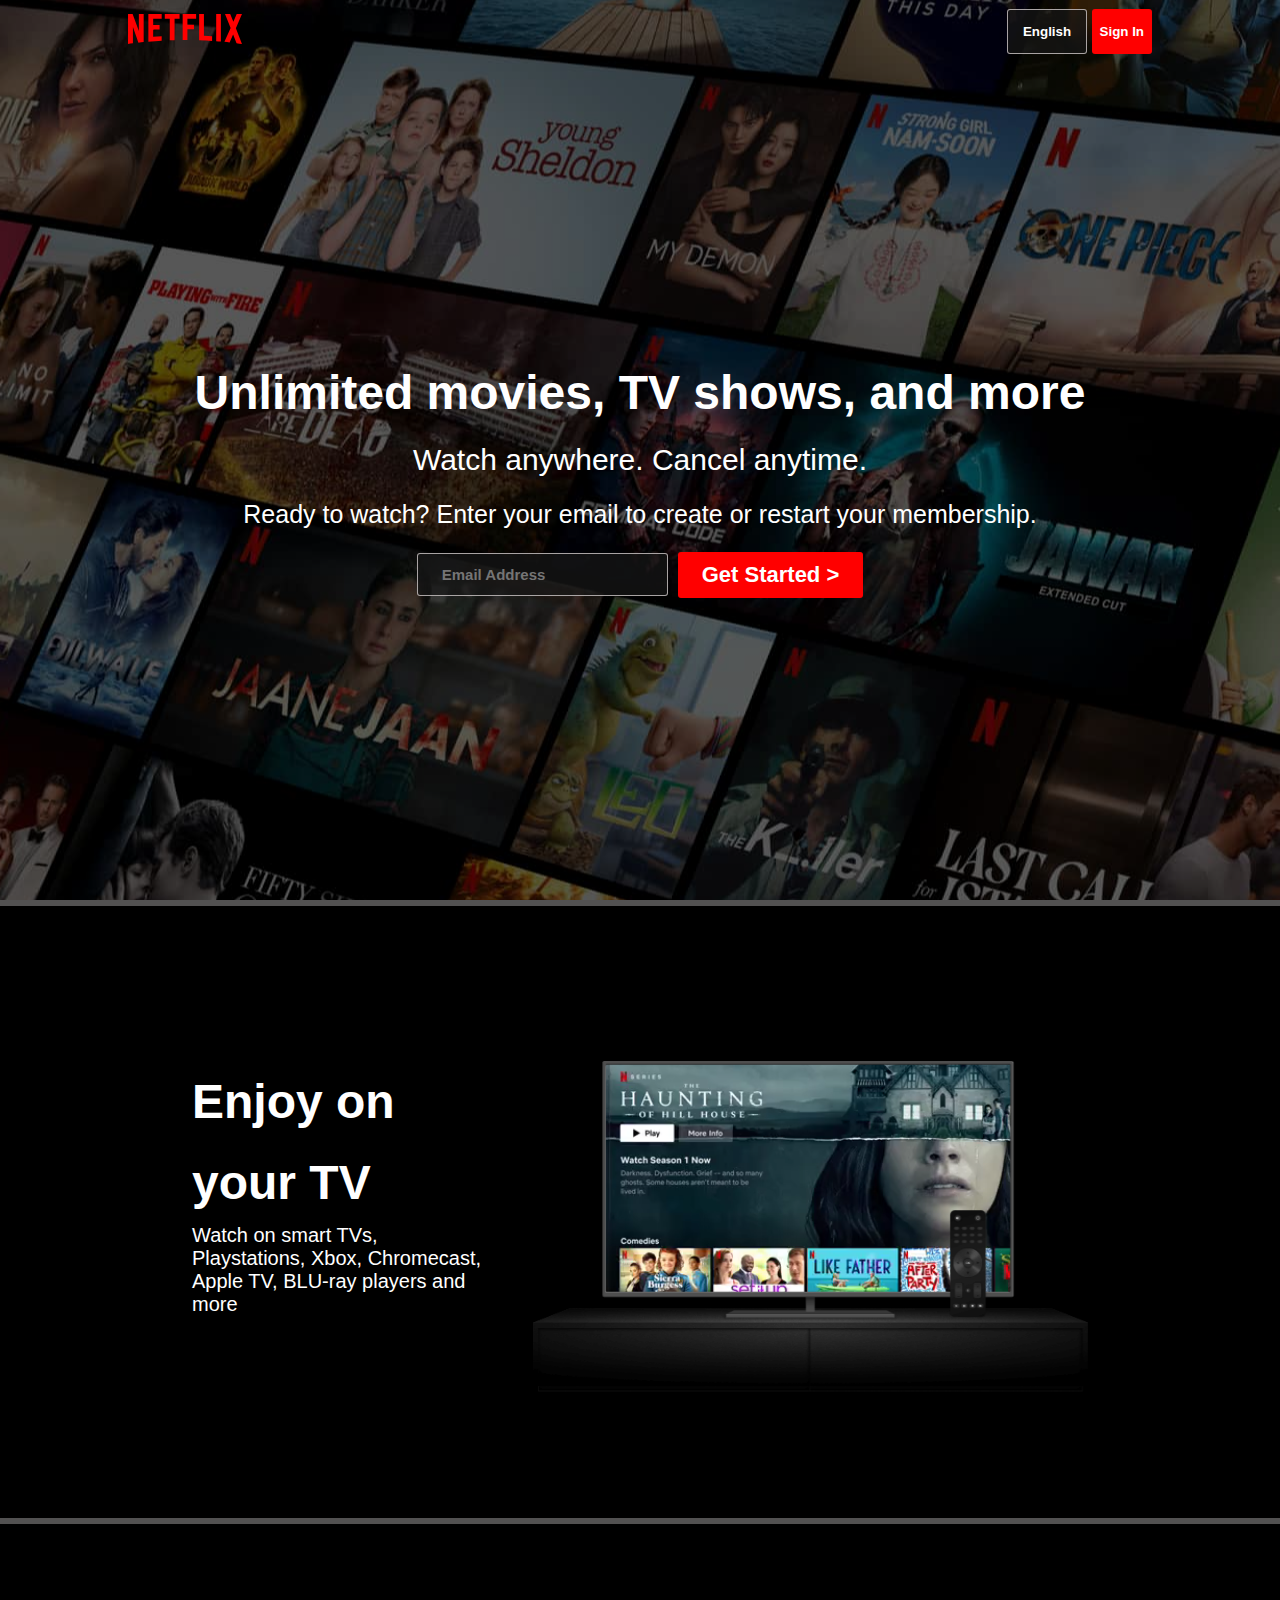
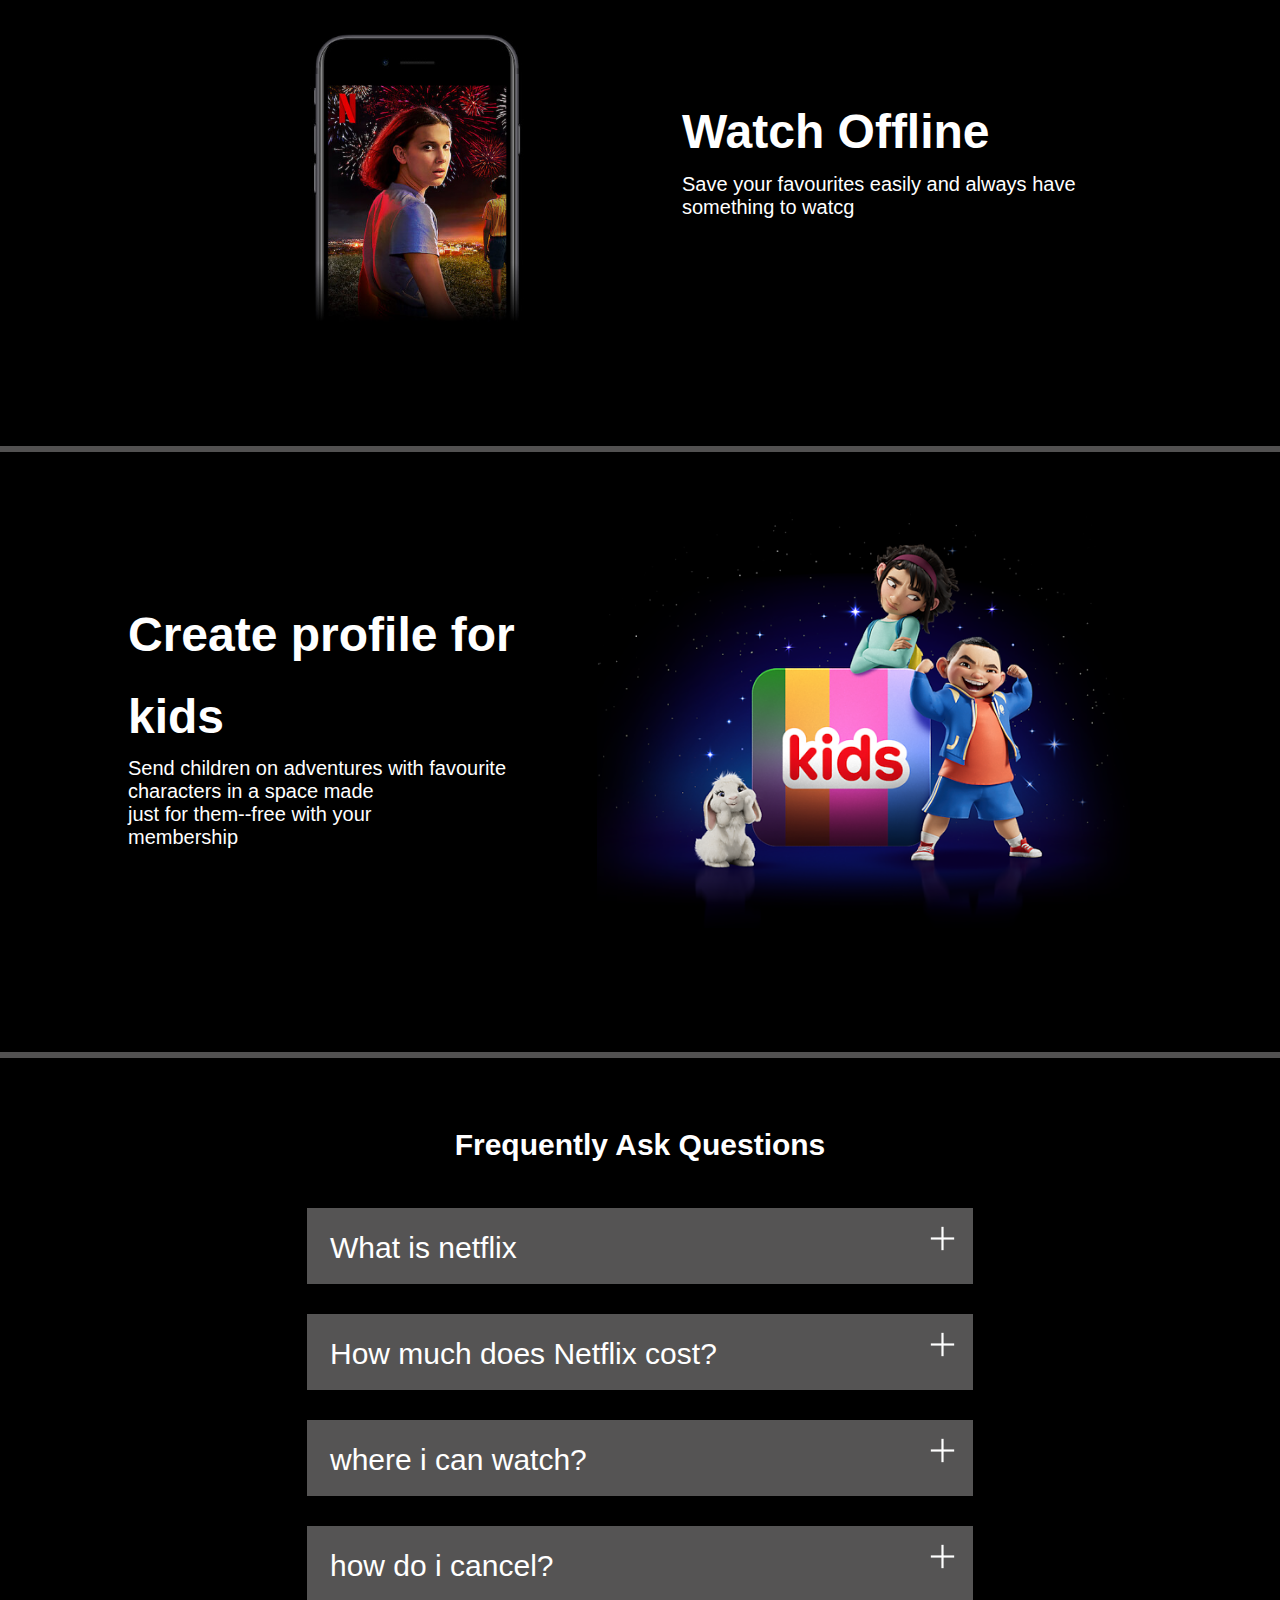
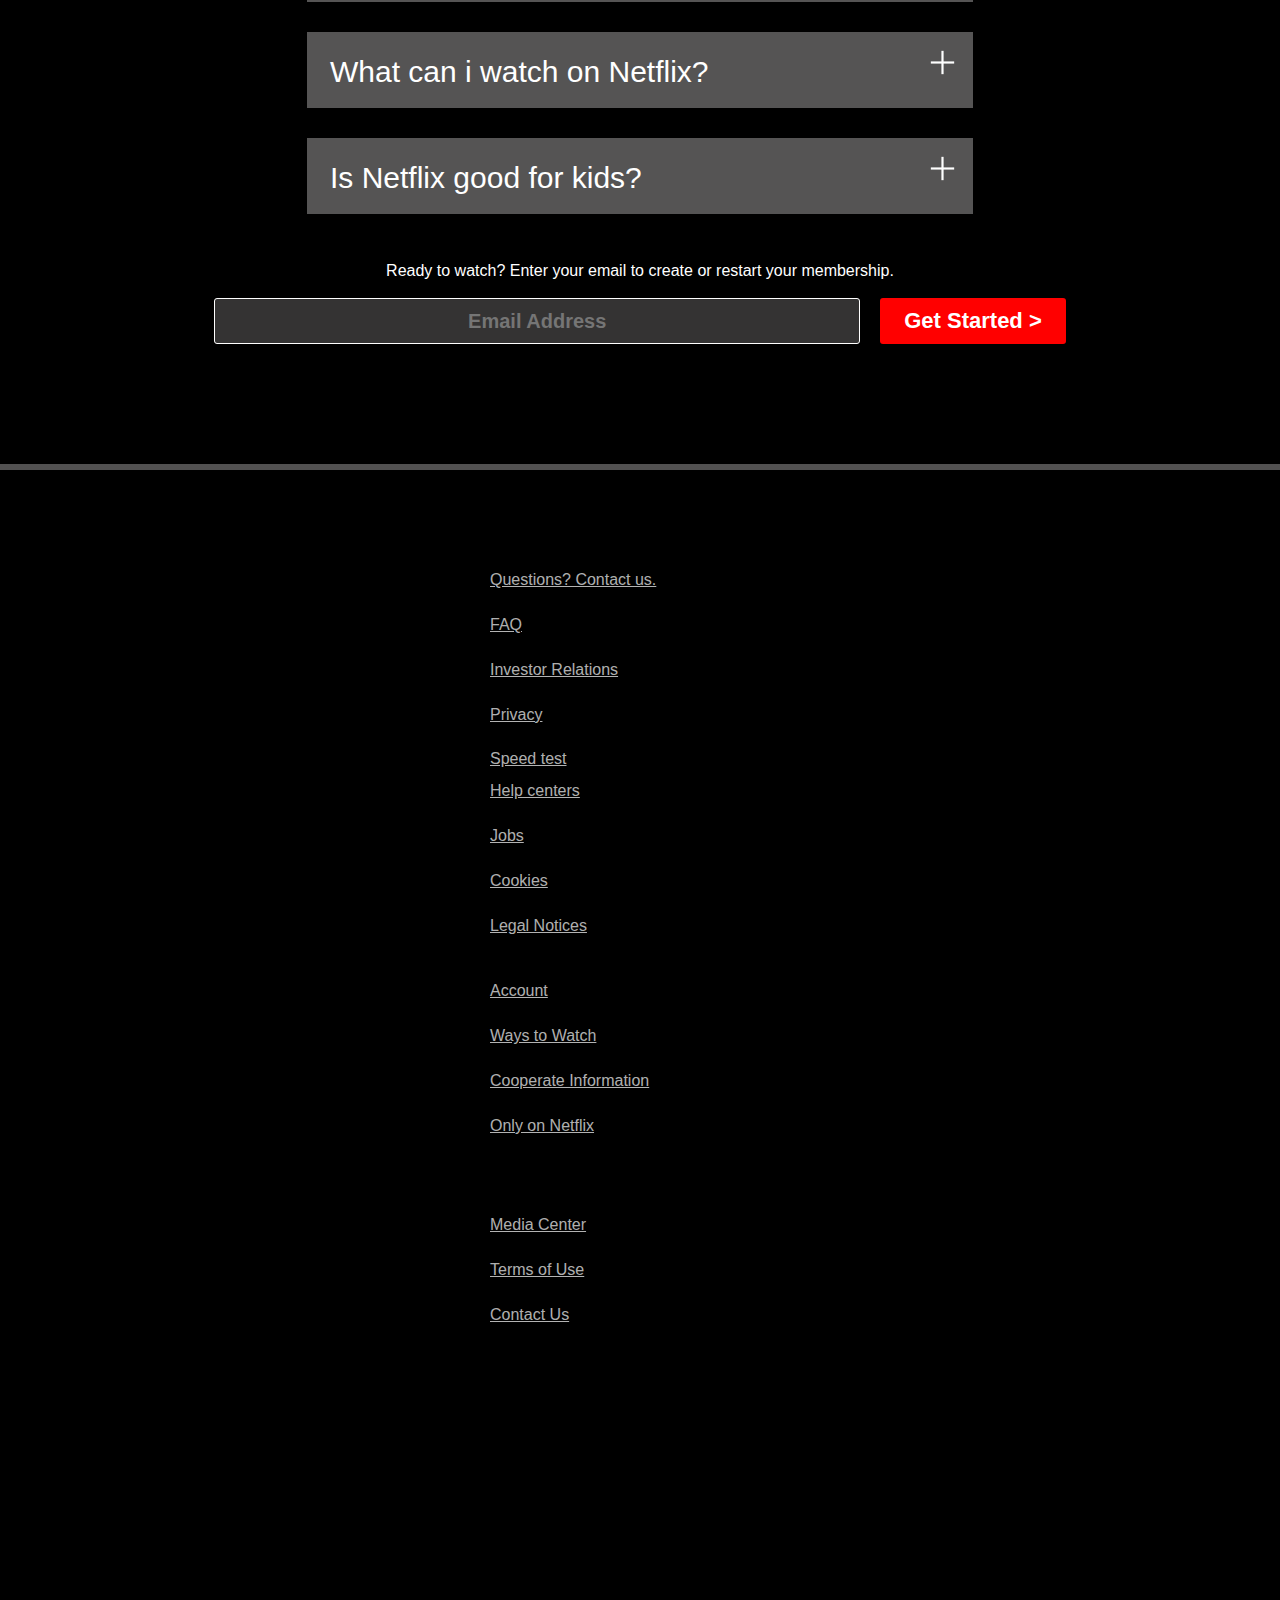
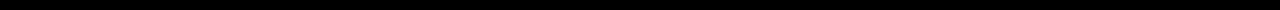
<file: index.html>
<!DOCTYPE html>
<html lang="en">

<head>
    <meta charset="UTF-8">
    <meta name="viewport" content="width=device-width, initial-scale=1.0">
    <!-- <title>Netflix clone</title> -->
    <title>Netflix Pakistan - Watch TV Shows Online, Watch Movies Online</title>
    <link rel="stylesheet" href="style.css">
    <link rel="shortcut icon" href="images/favicon.ico" type="image/x-icon">
</head>

<body>
    <div class="main">
        <nav>
            <span><img src="logo.svg" alt="" srcset="" width="114px"></span>
            <div class="flex">
                <button class="btn btn-english">English</button>
                <button class="btn btn-red-sm">Sign In</button>
            </div>
        </nav>
        <div class="boxx"> </div>

        <div class="hero">
            <span > Unlimited movies, TV shows, and more</span>
            <span >Watch anywhere. Cancel anytime.</span>
            <span >Ready to watch? Enter your email to create or restart your membership.</span>
            <div class ="look"style="display: flex; justify-content: center; align-items: center; gap:10px"> 
                <!-- style="position: relative; z-index: 10;" -->
                <input type="email" placeholder="Email Address" style="position: relative; z-index: 10;" required>
                <!-- style="position: relative; z-index: 10;" -->
                <button class="btn btn-red " type="submit" style="position: relative; z-index: 10;">Get Started &gt;
                    <!-- &nbsp; > -->
                </button>
            </div>
        </div>

<!-- <hr> -->
<div class="sepration">

</div>


    </div>
    <br>
    <section class="first">
      <div class="first-text">
       <span style="font-size: 48px; font-weight: 700;line-height: 1.7em;">Enjoy on your TV </span>
      <br>
       <span style="font-size: 20px;"> Watch on smart TVs, Playstations, Xbox, Chromecast, Apple TV, BLU-ray players and more</span> </div>
         <div class="display">
            <!-- height="300px" -->
            <img src="images/tv.png" alt="">
             <video src="videos/video-tv-0819.m4v" autoplay loop  muted></video> 
        </div> 
    
    </section>
    <div class="sepration"></div> 

    <section class="second">
       <div class="telephone">
        <img src="images/mobile-0819.jpg" alt="" srcset="" width = "450px">
       </div>
       <div class="text-dispay">
        <span style="font-size: 48px; font-weight: 700;line-height: 1.7em;">Watch Offline</span>
        <br>
        <span style="font-size: 20px;">Save your favourites easily and always have something to watcg</span>
       </div>
    </section>
    <div class="sepration"></div> 

    <section class="third">
        <div class="second-text">
            <span style="font-size: 48px; font-weight: 700;line-height: 1.7em;">Create profile for kids </span>
           <br>
            <span style="font-size: 20px;" id="third-text">Send children on adventures with favourite characters in a space made
                <br> just for them--free with your
                <br> membership</span> </div>
              <div class="display">
                 <!-- height="300px" -->
                 <img src="images/AAAABejKYujIIDQciqmGJJ8BtXkYKKTi5jiqexltvN1YmvXYIfX8B9CYwooUSIzOKneblRFthZAFsYLMgKMyNfeHwk16DmEkpIIcb6A3.png" alt="">
                  <!-- <video src="videos/video-tv-0819.m4v" autoplay loop  muted></video>  -->
             </div> 

    </section>
    <div class="sepration"></div> 

    <section class="FAQ">
        <h2 style="color: white; font-size:30px;">Frequently Ask Questions</h2>
       <br><br>
        <div class="box"><span id="text-one">What is netflix</span> <svg width="35" height="35" viewBox="0 0 24 24" fill="white" xmlns="http://www.w3.org/2000/svg">
            <path d="M12 4V20" stroke="white" stroke-width="1.5" stroke-linejoin="round"/>
            <path d="M4 12H20" stroke="white" stroke-width="1.5" stroke-linejoin="round"/>
            </svg>
            </div>
      
        <div class="box"><span id="text-one">How much does Netflix cost?</span>
            <svg width="35" height="35" viewBox="0 0 24 24" fill="white" xmlns="http://www.w3.org/2000/svg">
                <path d="M12 4V20" stroke="white" stroke-width="1.5" stroke-linejoin="round"/>
                <path d="M4 12H20" stroke="white" stroke-width="1.5" stroke-linejoin="round"/>
                </svg></div>
     
        <div class="box"><span id="text-one">where i can watch?</span>
            <svg width="35" height="35" viewBox="0 0 24 24" fill="white" xmlns="http://www.w3.org/2000/svg">
                <path d="M12 4V20" stroke="white" stroke-width="1.5" stroke-linejoin="round"/>
                <path d="M4 12H20" stroke="white" stroke-width="1.5" stroke-linejoin="round"/>
                </svg></div>
        <div class="box"><span id="text-one">how do i cancel?</span>
            <svg width="35" height="35" viewBox="0 0 24 24" fill="white" xmlns="http://www.w3.org/2000/svg">
                <path d="M12 4V20" stroke="white" stroke-width="1.5" stroke-linejoin="round"/>
                <path d="M4 12H20" stroke="white" stroke-width="1.5" stroke-linejoin="round"/>
                </svg></div>
        <div class="box"><span id="text-one">What can i watch on Netflix?</span>
            <svg width="35" height="35" viewBox="0 0 24 24" fill="white" xmlns="http://www.w3.org/2000/svg">
                <path d="M12 4V20" stroke="white" stroke-width="1.5" stroke-linejoin="round"/>
                <path d="M4 12H20" stroke="white" stroke-width="1.5" stroke-linejoin="round"/>
                </svg></div>
        <div class="box"><span id="text-one">Is Netflix good for kids?</span>
            <svg width="35" height="35" viewBox="0 0 24 24" fill="white" xmlns="http://www.w3.org/2000/svg">
                <path d="M12 4V20" stroke="white" stroke-width="1.5" stroke-linejoin="round"/>
                <path d="M4 12H20" stroke="white" stroke-width="1.5" stroke-linejoin="round"/>
                </svg></div>
                <br>
                <p style="text-align: center;">Ready to watch? Enter your email to create or restart your membership.</p>
                <br>
               <div class="emailAdd">
                <input type="email"  id ="emaill"placeholder="Email Address" style="position: relative; z-index: 10; width:50vw;height:40px;text-align: center; background-color: rgb(104, 102, 102,0.5);color:white;
                border-style:none;border-radius:3px;padding: 2px;border:1px solid white;font-weight: 900;font-size:20px" required>
                <!-- style="position: relative; z-index: 10;" -->
                <button class="btn btn-red" id="btn-sub" type="submit" style="position: relative; z-index: 10;">Get Started &gt;
                    <!-- &nbsp; > -->
                </button>
               </div>
    </section>
    <div class="sepration"></div>
    <footer>
        <div class="container">
            <div class="foot">
                <a href="">Questions? Contact us.
                </a>
                <br>
               <a href="">FAQ</a>
               <br>
               <a href="">Investor Relations</a>
               <br>
               <a href="">Privacy</a>
               <br>
               <a href="">Speed test</a>
            </div>
            <div class="foot">
                <a href="">Help centers</a>
                <br>
                <a href="">Jobs</a>
                <br>
                <a href="">Cookies</a>
                <br>
                <a href="">Legal Notices</a>
                <br>
            </div>
            <div class="foot">
                <a href="">Account</a>
                <br>
                <a href="">Ways to Watch</a>
                <br>
                <a href="">Cooperate Information</a>
                <br>
                <a href="">Only on Netflix</a>
                <br>
            </div>
            <div class="foot">
                <a href="">Media Center</a>
                <br>
                <a href="">Terms of Use</a>
                <br>
                <a href="">Contact Us</a>
            </div>
        </div>
    </footer>
</body>

</html>
</file>
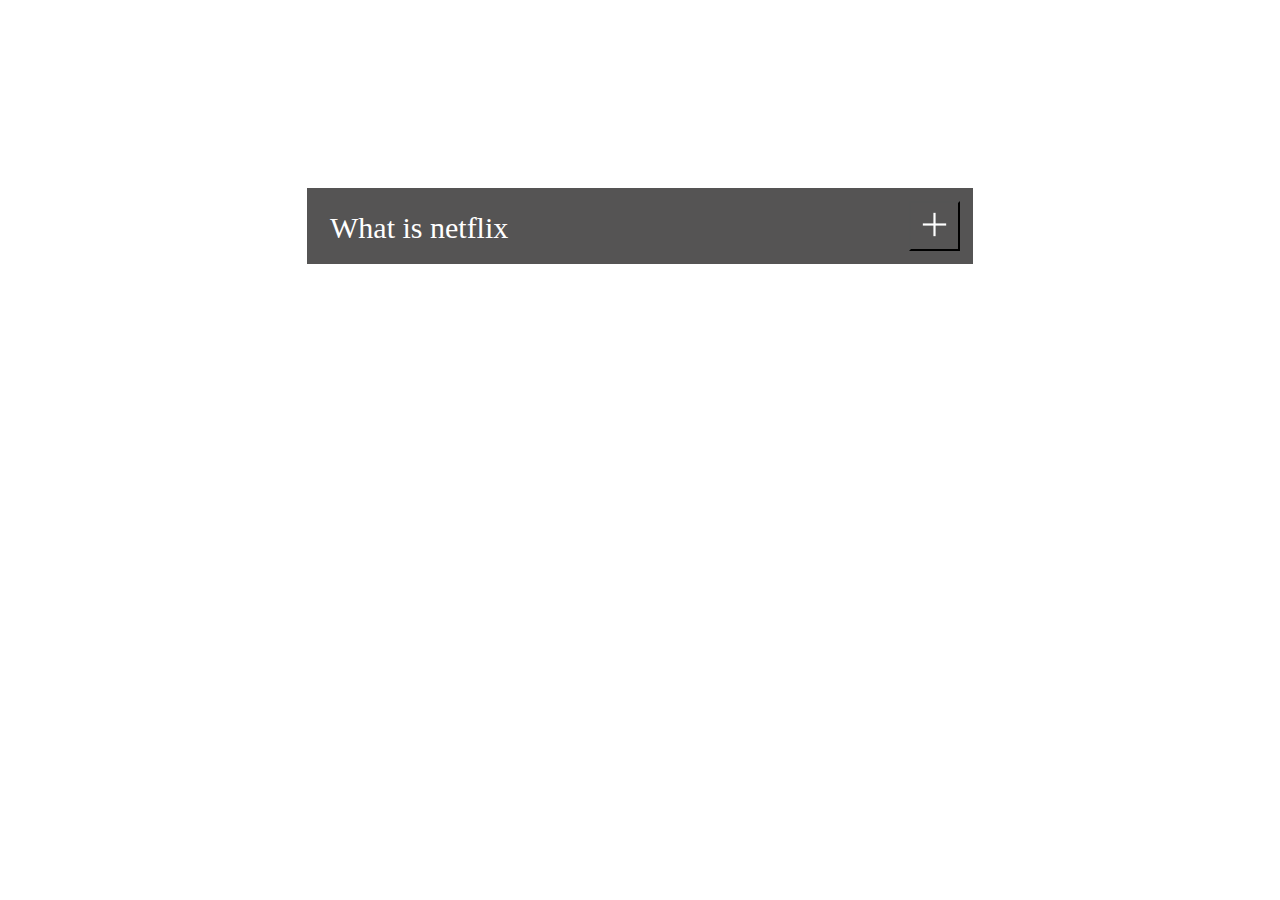
<file: js_index.html>
<!DOCTYPE html>
<html lang="en">
<head>
    <meta charset="UTF-8">
    <meta name="viewport" content="width=device-width, initial-scale=1.0">
    <title>dynamic html page</title>
    <style>
         .FAQ{
            width: 70vw;
     margin: 0 auto;  
    gap:40px;
    /* padding: 30px 30px 20px 20px; */
    padding-top: 60px;
    padding-bottom: 120px;
         }
         .box{
            display: flex; 
    transition:  all 1s ease-out;  
    background-color: rgb(85, 84, 84);
    color: white;
    max-width:50vw;
    /* width: 100%; */
    /* margin-bottom: 20px; */
    height:50px; 
    padding: 13px;
    margin:0px auto;
     justify-content: space-between;
    margin-bottom: 30px;
         }
         button{
            background-color: rgb(85, 84, 84); 
         }
     #text-one{
        padding: 10px; 
    font-size:30px;
    font-weight: 300;
         }
         #display{
            /* background-color: red; */
            width: 669px;
            height:200px;
            display: flex;
            justify-content: center;
            align-items: center;
            margin: 0px auto;
            position: relative;
            top:-30px;
            padding: 20px;
            /* transition:  all 1s ease-out;  */
        
         }
    </style>
</head>
<body>
    <section class="FAQ">
        <h2 style="color: white; font-size:30px;">Frequently Ask Questions</h2>
       <br><br>
        <div class="box"><span id="text-one">What is netflix</span> <button id = "btn">
            <svg width="35" height="35"  viewBox="0 0 24 24" fill="white" xmlns="http://www.w3.org/2000/svg">
                <path d="M12 4V20" stroke="white" stroke-width="1.5" stroke-linejoin="round"/>
                <path d="M4 12H20" stroke="white" stroke-width="1.5" stroke-linejoin="round"/>
                </svg>
        </button>
        </div>
        <div id="display"><p> </p></div> 
    </div>
       
          
    </section>


    <script>
         let b = document.getElementById("display");
         
        //  b.hidden = false;
        // b.style.backgroundColor = "rgb(85, 84, 84)";
         let a = document.getElementById("btn");
         a.addEventListener("click",()=>
         { 

            
             b.style.backgroundColor = "rgb(85, 84, 84)";
             b.style.color = "White";
             document.querySelector("#display").innerHTML = `Lorem ipsum dolor sit, amet consectetur adipisicing elit. Saepe voluptatibus veritatis quasi vitae beatae quisquam ut facere tempore, explicabo veniam! Itaque dolorem alias maiores libero tempora laborum voluptates in iure.
        Asperiores dicta totam consectetur optio architecto ipsum quas commodi iure hic libero expedita, praesentium consequuntur et reiciendis possimus ad nihil modi ullam ab cum! Expedita eum modi maxime odit exercitationem?
        Eligendi cum sunt nobis? Reprehenderit eos ratione eligendi officia labore unde doloremque incidunt molestiae cum animi impedit, tempora optio error illum facilis explicabo dolore minus magni consequatur sequi cupiditate`
         
         })
    
    </script>
</body>
</html>
</file>
<file: style.css>
@import url('https://fonts.googleapis.com/css2?family=Inconsolata&family=Martel+Sans:wght@600&display=swap');
:root{
    --mainColor : red;
    --textColor : white;
}
*{
    margin: 0;
    padding: 0;
    font-family: 'Poppins', sans-serif;
    cursor: pointer;
}
.main{
    background-image: url("images/PK-en-20231127-popsignuptwoweeks-perspective_alpha_website_medium.jpg");
    height: 100vh;
    position: relative;
    background-position: center center;
    background-repeat: no-repeat;
    /* background-size: 100vw; */
    background-size: max( 2000px, 100vw);
    /* this is use to remove any kind of space that distract/ disturbs the design */
}
body{
    background-color: black;
}
.main .boxx{
    height: 100vh;
    width: 100%;
    position: absolute;
    top: 0;
    background-color: black;
    /* opacity: 0.44; */
    opacity: 0.55; 
}
nav{
    max-width: 80vw;
    /* background-color: var(--mainColor); */
    display: flex;
    margin: auto;
    height: 62px;
    justify-content: space-between;
    /* justify-content:space-between means to increase space b/w contents in an element */
    align-items: center;    /* justify items/components/element in center */
    
}


nav img{
    color: var(--mainColor);
    width: 114px;
    position: relative;
    z-index: 10;
}

 nav button{
    height:5vh;
    width: auto;
    position: relative;
    z-index: 10;
}
 span{
    
    color: var(--textColor);
    position: relative;
    text-align: center;
    /* z-index: 10; */
}
.hero{
    font-family: 'Martel Sans', sans-serif;
    height: calc(100% - 62px);
    display: flex;
    justify-content: center;
    align-items: center;
    flex-direction: column;
    gap: 23px;
    padding: 0 15px;
}
#get-started{
    background-color: var(--mainColor);
    color: var(--textColor);
    border-style: none;
    padding: 20px;
    border-radius: 5px;
    
}
/* input{
   padding: 20px;
   width:47%;
   border-radius: 5px;
   border-style: none;
   background-color: rgb(66, 66, 66);
   border: 1px solid white;
   opacity:0.6;
} */
/* .hero:first-child{
    font-size:48px; font-weight: 900;
} */
.hero> :nth-child(1){
    font-size:48px; font-weight: 900;
}
.hero> :nth-child(2){
    font-size:30px;
}
.hero> :nth-child(3){
    font-size:25px
}
/* hr{
    background-color: grey;
    height: 6px;
    width: auto;
} */
.sepration{
    background-color: rgb(82, 81, 81);
    height: 6px;
    width: auto;
}
.btn{
    padding: 3px 8px;
    font-weight: bold;
    /* background-color: var(--mainColor); */
    border-style: none;
    /* color: var(--textColor); */
    border-radius: 3px;
}
.btn-red-sm{
background-color: var(--mainColor);
color: var(--textColor);
}
.btn-red{
    background-color: var(--mainColor);
    color: var(--textColor);
    padding: 10px 24px;
    font-size:22px;
}
.main input{
    padding: 12px 24px;
    font-size:15px;
    background-color: rgba(23,23,23,0.7);
    border-style: none;
    border: 1px solid rgb(233, 226, 226, 0.7);
    border-radius: 3px;
    color: var(--textColor);
    font-weight: 900;
}
.btn-english{
    background-color:rgba(23,23,23,0.7);
    color: var(--textColor);
    border-style: none;
    border: 1px solid rgb(233, 226, 226, 0.7);
    border-radius: 3px;
    padding: 5px 15px;
    
}
/* .first{
   
    width: 50vw;
    margin: auto;
    color: var(--textColor);
} */

.first{
    display: flex;
    justify-content: center;
    align-items: center;
    color: var(--textColor);
    width: 70vw;
     margin: auto; 
    gap:40px;
    /* padding: 30px 30px 20px 20px; */
    padding-top: 60px;
    padding-bottom: 120px;
     /* flex-wrap: wrap;  */
    
}

.second{
    display: flex;
    /* flex-wrap: wrap; */
    justify-content: center;
    align-items: center;
    color: var(--textColor);
    width: 70vw;
     margin: auto; 
    gap:40px;
    /* padding: 30px 30px 20px 20px; */
    padding-top: 60px;
    padding-bottom: 120px; 
}
.third{
    display: flex;
    justify-content: center;
    align-items: center;
    color: var(--textColor);
    width: 80vw;
    /* flex-wrap: wrap; */
     margin: auto; 
    gap:50px;
    /* padding: 30px 30px 20px 20px; */
    padding-top: 60px;
    padding-bottom: 120px;  
}
.FAQ{
    /* display: flex; */
    /* justify-content: center;
    align-items: center; */
    color: var(--textColor);
    width: 70vw;
     margin: 0 auto;  
    gap:40px;
    /* padding: 30px 30px 20px 20px; */
    padding-top: 60px;
    padding-bottom: 120px;
      
}
#text-one{
    padding: 10px; 
    font-size:30px;
    font-weight: 300;
}
.emailAdd{
    display: flex;
    justify-content: center;
    align-items: center;
    gap: 20px;
}
.box{
    display: flex; 
    transition:  all 1s ease-out;  
    background-color: rgb(85, 84, 84);
    color: var(--textColor);
    max-width:50vw;
    /* width: 100%; */
    /* margin-bottom: 20px; */
    height:50px; 
    padding: 13px;
    margin:0px auto;
     justify-content: space-between;
    margin-bottom: 30px;
}
.box:hover{
    background-color: rgb(32, 32, 32);
}
h2{
    text-align: center;
    padding: 10px;
}
/* .first-text{
    padding: 100px;
} */
.display img{
    /* width: 25vw; */
    width: 555px;
     position: relative; 
     z-index: 10;
}
 .display{
    position: relative;
} 
.display video{
    position: absolute;
    /* width: 25vw; */
    width: 500px;
    top:35px;
    right:5px;
}
footer{
    height:300px;
    padding: 60px;
}
.container{
    display: grid;
    grid-template-columns: 300px 300px 300px 300px;
    /* grid-template-rows: 200px 200px 200px 200px 200px; */
    justify-content: center;
    align-items: center;
    justify-content: space-evenly;
    padding: 40px;
    line-height: 1.4em;
}
@media only screen and (min-width:367px)  {
    .container{
        display: grid;
        grid-template-columns: 300px;
        
       grid-template-rows: 200px 200px 200px 200px 200px; 
        justify-content: center;
        align-items: center;
      
        /* margin: 0 auto; */
        line-height: 1.4em; 
    }
}
/* @media only screen and (max-width:1300px) {
    .container{
        display: grid;
        grid-template-columns: 300px 300px;
        
       grid-template-rows: 200px 200px 200px 200px 200px; 
        justify-content: center;
        align-items: center;
      
        /* margin: 0 auto; */
        /* line-height: 1.4em; 
    }
/* } */ 

.foot a{
    /* color:var(--textColor); */
    color: rgba(255, 255, 255, 0.7);
    display: flex;
    flex-direction: column;
}
.footerFaq{
    text-align: center;
}
/* @media only screen and (max-width: 464px) 
{
    .container{
        padding: 30px;
        display: grid;
    
        grid-template-columns: 700px;
        grid-template-rows: 300px 300px;
    }
} */
@media only screen and (max-width:464px) {
    /* body{
        background-color: rgb(255, 0, 0);
        /* width: 100%; */
        /* height: 100%;
        overflow: hidden; */

    /* } */ 
    a{
        color:gray;
    }
    .first{
        display: flex;
        flex-wrap: wrap;
        padding-top: 10px;
        /* width: 100%;
        overflow: hidden; */
        padding-bottom: 10px;
    }
    .second{
        display: flex;
        flex-wrap: wrap;
        padding-top: 10px;
        
        padding-bottom: 10px;
    }
   .display >img{
    width: 300px;
   }
   .display >video{
    width: 290px;
   }
    .third{
        display: flex;
        flex-wrap: wrap;
       
        padding-top: 10px;
        padding-bottom: 10px; 
    }
    .third>#third-text{
        font-size:20px;
        width: 10px;
        word-wrap: break-word;
    }
    .emailAdd>.btn-sub{
        display: flex;
        flex-wrap: wrap;
        height: 50px;
     }
   
   /* .box{
        display: flex;
        flex-wrap: wrap;
        padding: 40px;
        width: 500px;
        /* gap: -30px; */
        /* width: 500px; */

       
    /* } */ 
    
    .box .btn .btn-red{
       display: flex;
       flex-wrap: wrap;
       height: 50px;
    }
    .box #text-one{
        font-size:15px;
        text-align:start;
        padding: 5px;
        /* width: 20px; */
    }
    .box svg{
        width: 15px;
        height: 15px;
        padding: 10px;
    }
    /* .foot{
        display: flex;
        flex-direction: column;
    } */
   /* .boxx{
    width: 50vw;
   } */
  /* .display img{
    height:200px;
  }
 .video{
    height:10vh;
 }
   */
   /* span {
    font-size: 20px;
   } */
   .hero> :nth-child(1){
    font-size:32px;
   }
   .hero> :nth-child(2){
    font-size:20px;
   }
    .look> .btn-red{
    display: flex;
    flex-direction: column;
    padding: 11px 11px;
    font-size: 10px;
   } 
   
   .emailAdd>#btn-sub{
    display: flex;
    flex-direction: column;
    padding: 9px 9px;
    font-size: 10px;
    width: 100px;
    /* width: 150px; */
   }
   /* .look{
    display: block;
   }
   .look .btn-red{
    display: block;
   } */
   /* nav span img{
    width:70px;
   } */
   .look input{
    height:10px;
    width:200px;
   }
  .emailAdd input{
    
    font-size: 800;
    width: 30vw;
    height: 30px;
  }
  .foot a{
    display: flex;
    justify-content: center;
    align-items: center;
  }
}
</file>
